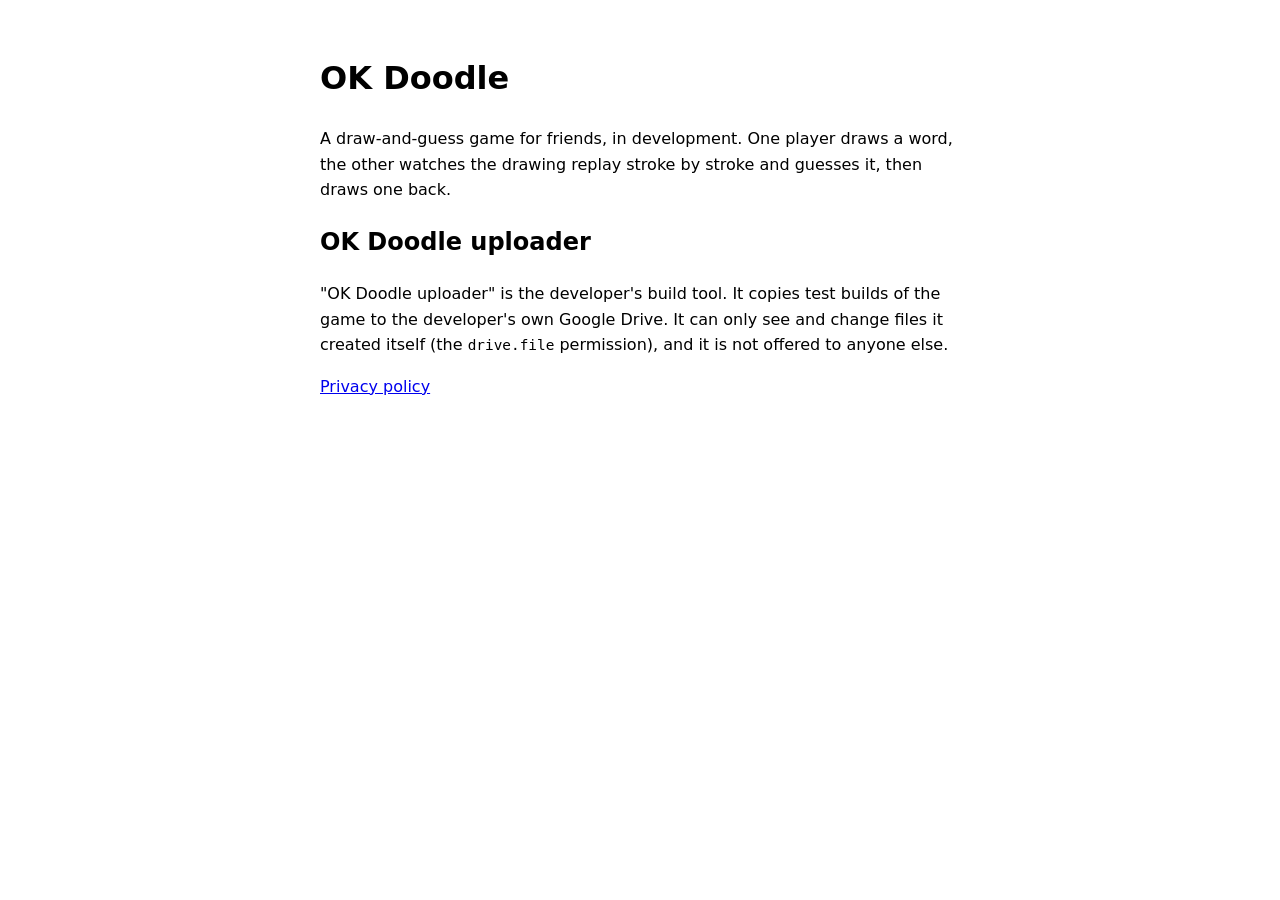
<file: index.html>
<!doctype html>
<html lang="en">
<head>
<meta charset="utf-8">
<meta name="viewport" content="width=device-width, initial-scale=1">
<title>OK Doodle</title>
<link rel="stylesheet" href="style.css">
</head>
<body>
<main>
  <h1>OK Doodle</h1>
  <p>A draw-and-guess game for friends, in development. One player draws a
  word, the other watches the drawing replay stroke by stroke and guesses it,
  then draws one back.</p>

  <h2>OK Doodle uploader</h2>
  <p>"OK Doodle uploader" is the developer's build tool. It copies test builds
  of the game to the developer's own Google Drive. It can only see and change
  files it created itself (the <code>drive.file</code> permission), and it is
  not offered to anyone else.</p>

  <p><a href="privacy.html">Privacy policy</a></p>
</main>
</body>
</html>
</file>
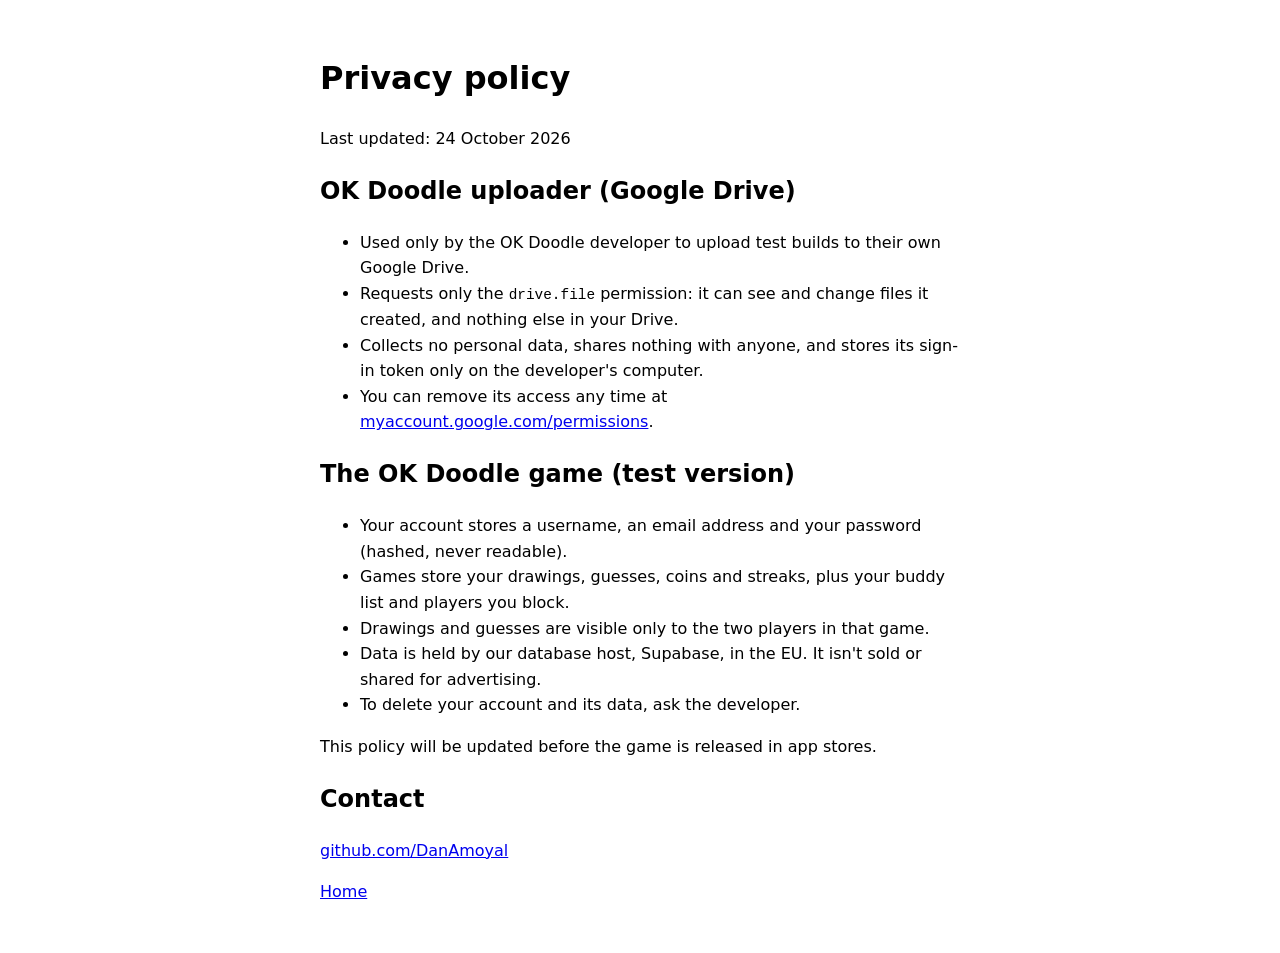
<file: privacy.html>
<!doctype html>
<html lang="en">
<head>
<meta charset="utf-8">
<meta name="viewport" content="width=device-width, initial-scale=1">
<title>OK Doodle privacy policy</title>
<link rel="stylesheet" href="style.css">
</head>
<body>
<main>
  <h1>Privacy policy</h1>
  <p>Last updated: 24 October 2026</p>

  <h2>OK Doodle uploader (Google Drive)</h2>
  <ul>
    <li>Used only by the OK Doodle developer to upload test builds to their
      own Google Drive.</li>
    <li>Requests only the <code>drive.file</code> permission: it can see and
      change files it created, and nothing else in your Drive.</li>
    <li>Collects no personal data, shares nothing with anyone, and stores its
      sign-in token only on the developer's computer.</li>
    <li>You can remove its access any time at
      <a href="https://myaccount.google.com/permissions">myaccount.google.com/permissions</a>.</li>
  </ul>

  <h2>The OK Doodle game (test version)</h2>
  <ul>
    <li>Your account stores a username, an email address and your password
      (hashed, never readable).</li>
    <li>Games store your drawings, guesses, coins and streaks, plus your buddy
      list and players you block.</li>
    <li>Drawings and guesses are visible only to the two players in that
      game.</li>
    <li>Data is held by our database host, Supabase, in the EU. It isn't sold
      or shared for advertising.</li>
    <li>To delete your account and its data, ask the developer.</li>
  </ul>
  <p>This policy will be updated before the game is released in app stores.</p>

  <h2>Contact</h2>
  <p><a href="https://github.com/DanAmoyal">github.com/DanAmoyal</a></p>

  <p><a href="./">Home</a></p>
</main>
</body>
</html>
</file>
<file: style.css>
:root { color-scheme: light dark; }
body { margin: 0; font: 16px/1.6 system-ui, sans-serif; }
main { max-width: 40rem; margin: 0 auto; padding: 2rem 1rem; }
code { font-size: 0.9em; }
</file>
